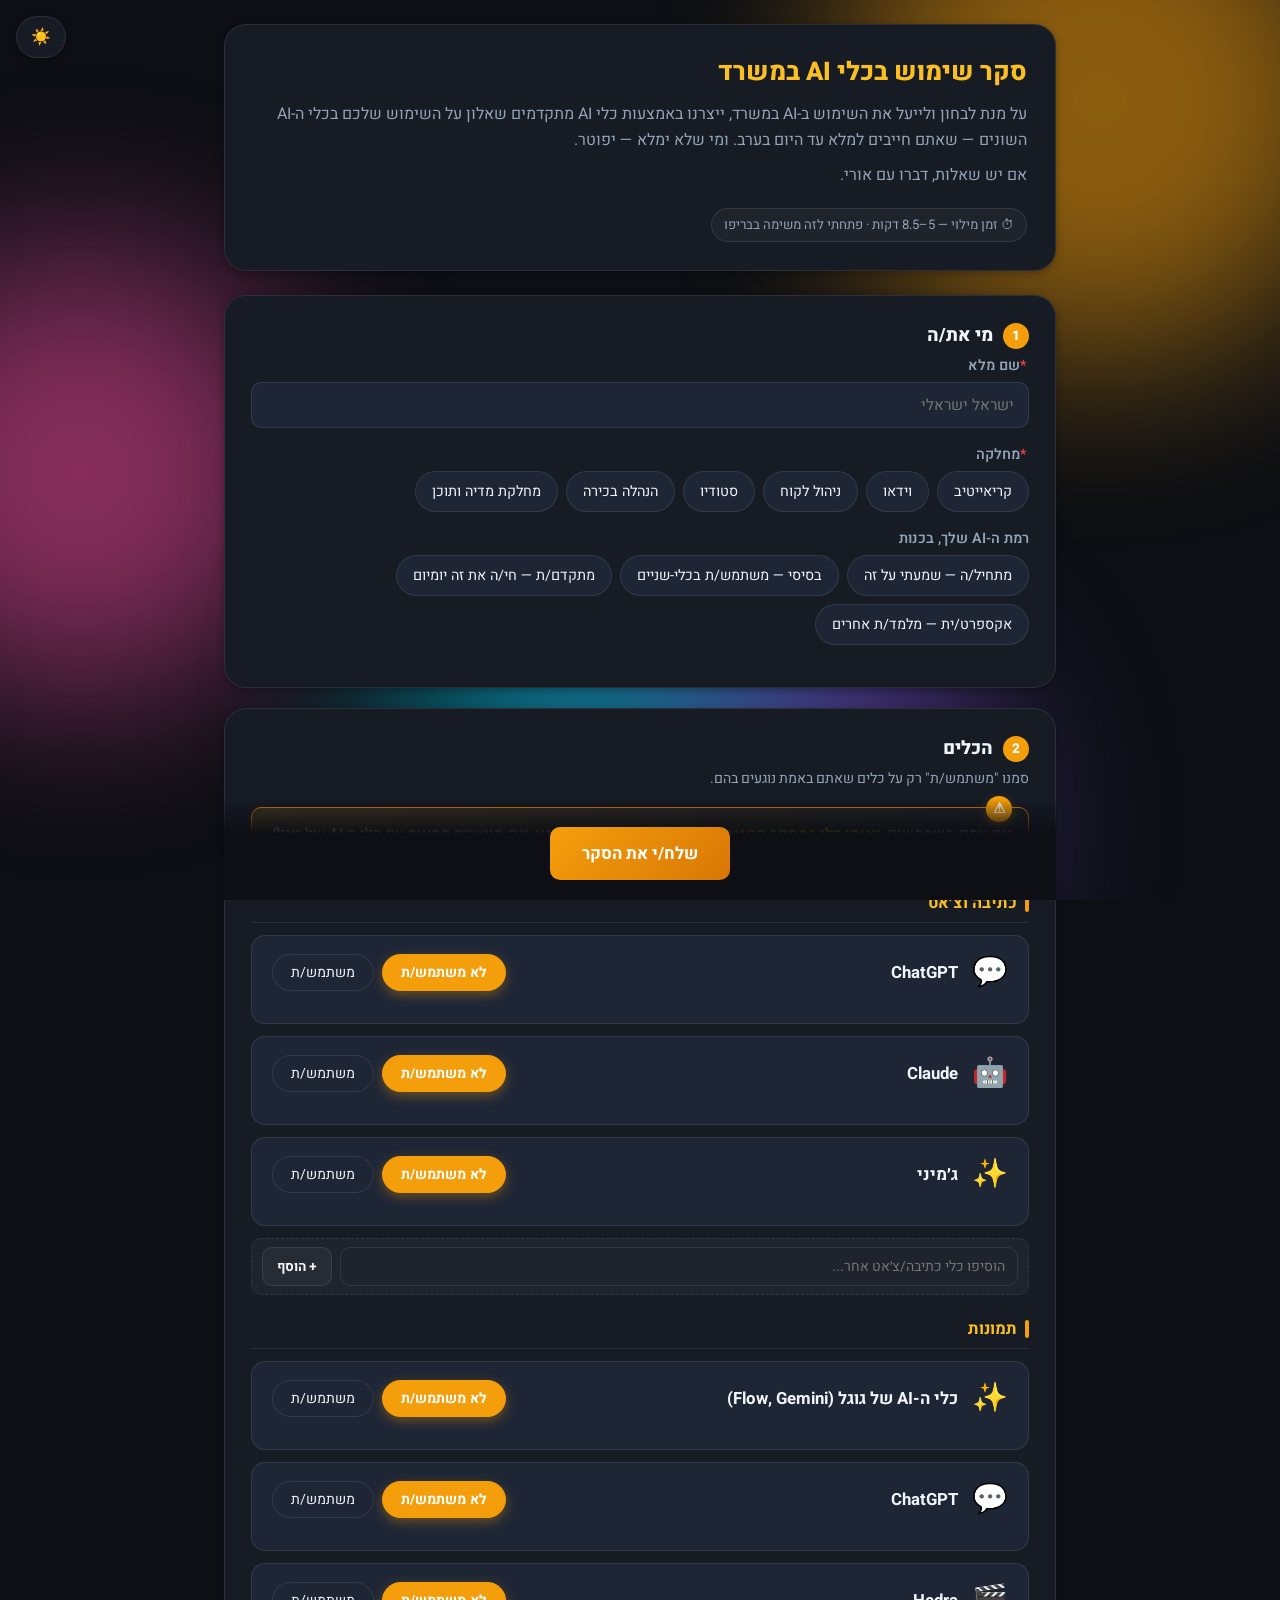
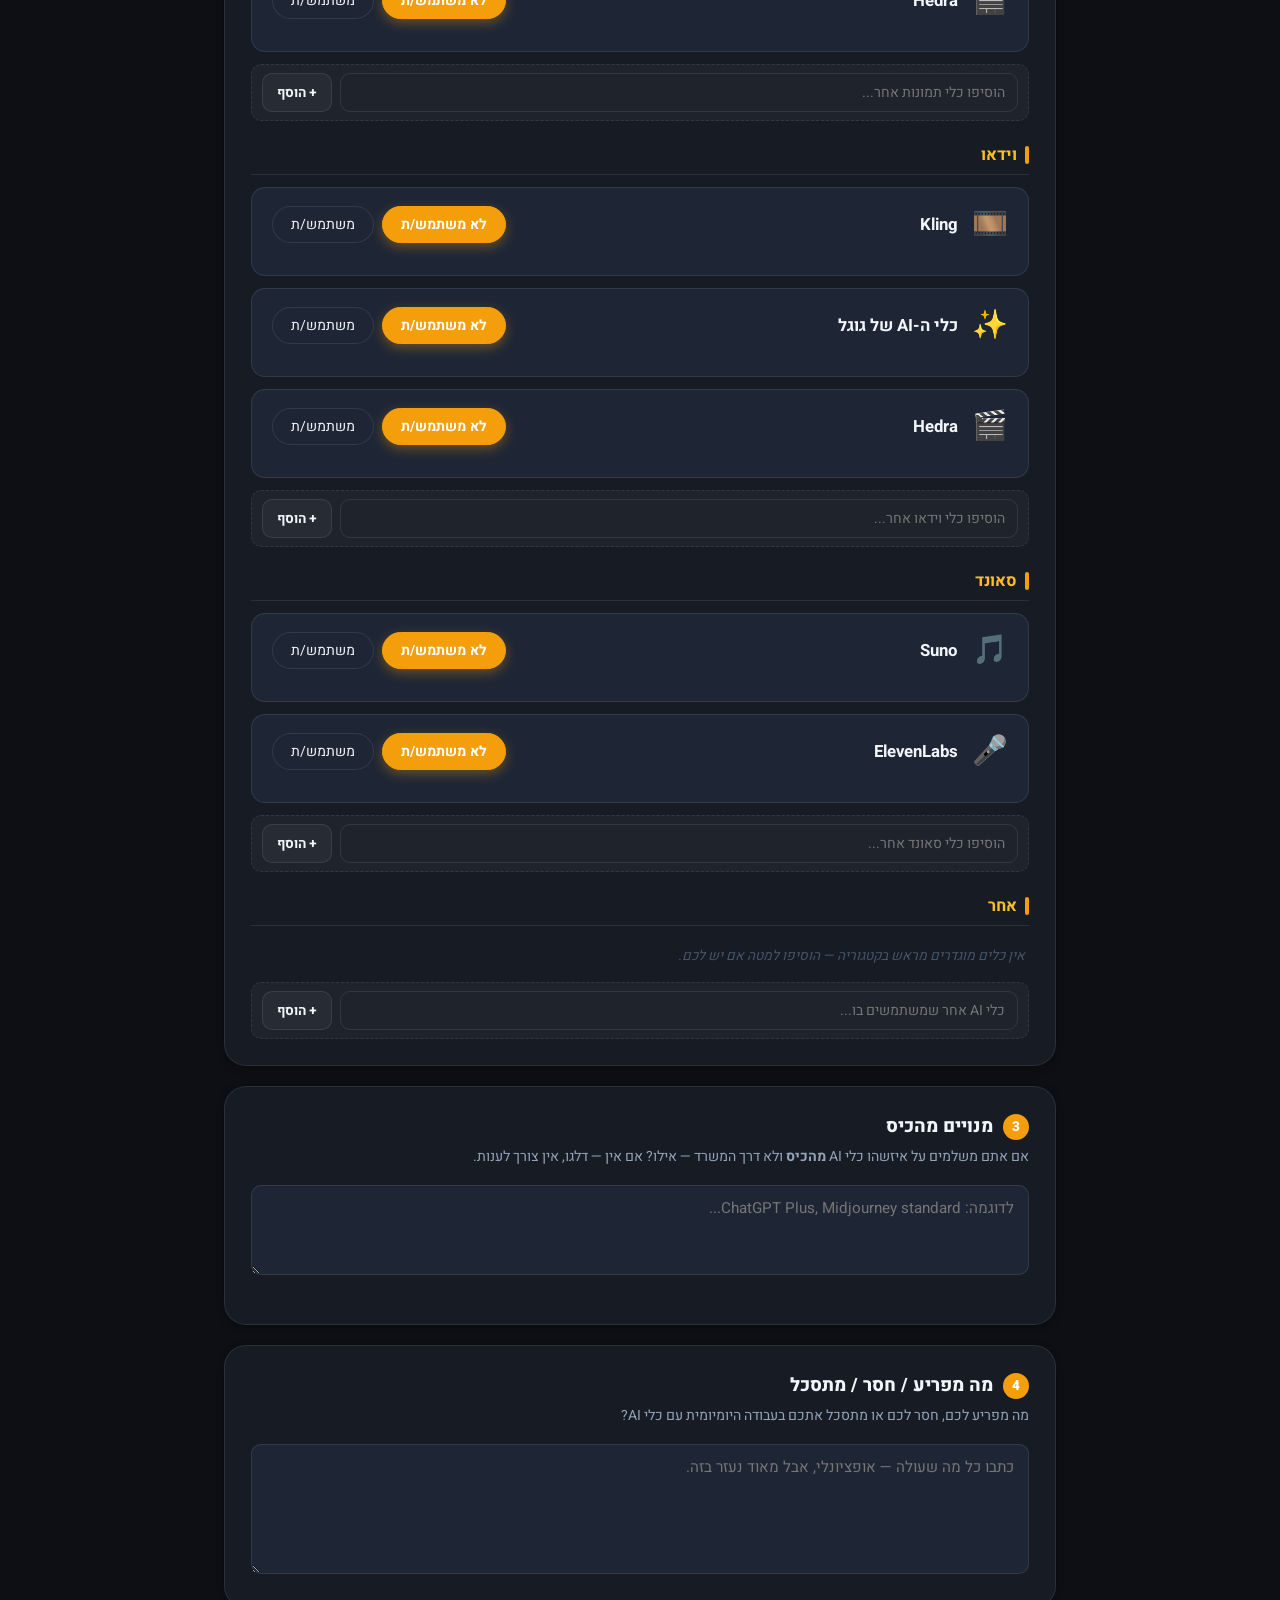
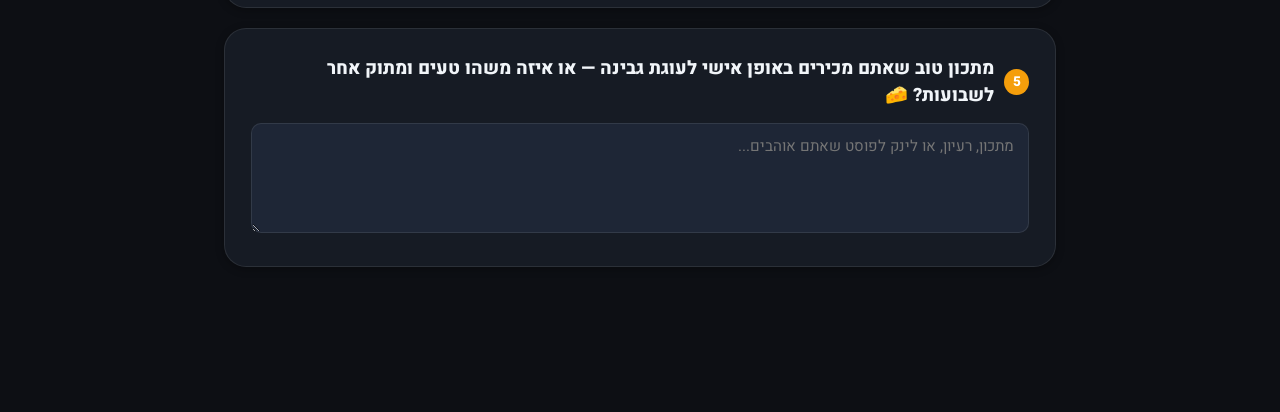
<file: index.html>
<!DOCTYPE html>
<html lang="he" dir="rtl">
<head>
<meta charset="UTF-8">
<meta name="viewport" content="width=device-width, initial-scale=1.0">
<meta name="theme-color" content="#0d0f14">
<title>סקר שימוש בכלי AI — ארבעים ושתיים</title>
<link rel="stylesheet" href="styles.css">
<script src="config.js"></script>
<script src="utils.js"></script>
</head>
<body>

<div class="loading-screen" id="loadingScreen">
  <div class="loading-spinner"></div>
  <div class="loading-progress" id="loadingProgress">טוען...</div>
</div>

<button class="theme-toggle floating" id="themeToggle" onclick="toggleTheme()">🌙</button>

<div id="mainContent">

  <div id="surveyContainer">

    <!-- Intro -->
    <div class="intro-card">
      <h1>סקר שימוש בכלי AI במשרד</h1>
      <p>על מנת לבחון ולייעל את השימוש ב-AI במשרד, ייצרנו באמצעות כלי AI מתקדמים שאלון על השימוש שלכם בכלי ה-AI השונים — שאתם חייבים למלא עד היום בערב. ומי שלא ימלא — יפוטר.</p>
      <p>אם יש שאלות, דברו עם אורי.</p>
      <div class="meta-row">⏱ זמן מילוי — 5–8.5 דקות · פתחתי לזה משימה בבריפו</div>
    </div>

    <!-- Section 1: Identity -->
    <div class="section">
      <div class="section-title"><span class="step">1</span> מי את/ה</div>

      <div class="form-group">
        <label class="form-label"><span class="required">*</span>שם מלא</label>
        <input type="text" class="form-input" id="fName" placeholder="ישראל ישראלי" autocomplete="name">
      </div>

      <div class="form-group">
        <label class="form-label"><span class="required">*</span>מחלקה</label>
        <div class="pill-group" id="deptPills"></div>
      </div>

      <div class="form-group">
        <label class="form-label">רמת ה-AI שלך, בכנות</label>
        <div class="pill-group" id="aiLevelPills"></div>
      </div>
    </div>

    <!-- Section 2: Tools -->
    <div class="section">
      <div class="section-title"><span class="step">2</span> הכלים</div>
      <div class="section-hint">
        סמנו "משתמש/ת" רק על כלים שאתם באמת נוגעים בהם.
      </div>
      <div class="callout">
        אם אתם משתמשים <strong>באותו כלי במספר קטגוריות</strong> (למשל מצ׳וטטים עם ג׳מיני, וגם מייצרים תמונות עם כלי ה-AI של גוגל) — צריך למלא אותו <strong>בכל קטגוריה רלוונטית בנפרד</strong>.
      </div>

      <div id="toolsList"></div>
    </div>

    <!-- Section 3: Payment -->
    <div class="section">
      <div class="section-title"><span class="step">3</span> מנויים מהכיס</div>
      <div class="section-hint">
        אם אתם משלמים על איזשהו כלי AI <strong>מהכיס</strong> ולא דרך המשרד — אילו? אם אין — דלגו, אין צורך לענות.
      </div>
      <div class="form-group">
        <textarea class="form-textarea" id="fPaidFromPocket" placeholder="לדוגמה: ChatGPT Plus, Midjourney standard..."></textarea>
      </div>
    </div>

    <!-- Section 4: Frustrations -->
    <div class="section">
      <div class="section-title"><span class="step">4</span> מה מפריע / חסר / מתסכל</div>
      <div class="section-hint">מה מפריע לכם, חסר לכם או מתסכל אתכם בעבודה היומיומית עם כלי AI?</div>
      <textarea class="form-textarea" id="fFrustrations" placeholder="כתבו כל מה שעולה — אופציונלי, אבל מאוד נעזר בזה." style="min-height:130px;"></textarea>
    </div>

    <!-- Section 5: Recipe (the fun one) -->
    <div class="section">
      <div class="section-title" style="margin-bottom:14px;">
        <span class="step">5</span>
        <span>מתכון טוב שאתם מכירים באופן אישי לעוגת גבינה — או איזה משהו טעים ומתוק אחר לשבועות? 🧀</span>
      </div>
      <textarea class="form-textarea" id="fRecipe" placeholder="מתכון, רעיון, או לינק לפוסט שאתם אוהבים..." style="min-height:110px;"></textarea>
    </div>

    <div class="submit-bar">
      <button class="btn btn-primary btn-large" id="submitBtn" onclick="submitSurvey()">
        שלח/י את הסקר
      </button>
    </div>
  </div>

  <!-- Success screen -->
  <div id="successContainer" style="display:none;">
    <div class="success-card">
      <div class="success-icon">✓</div>
      <h2>הסקר נשלח תודה!</h2>
      <p>תרצה שאסכם לך את זה כ-PDF או שאציע איך להפוך את זה לסרטון מגניב בשלושה צעדים פשוטים?</p>
    </div>
  </div>

</div>

<script>
initTheme();
warmupServer();

// ── Tool state: one entry per (tool, category) pair ───
// A tool can appear in multiple categories (e.g. ChatGPT in chat AND images).
// The user fills each one separately.
let toolsState = [];
CONFIG.CATEGORIES.forEach(cat => {
  (CONFIG.TOOLS_BY_CATEGORY[cat] || []).forEach(t => {
    toolsState.push({
      name: t.name,
      category: cat,
      emoji: t.emoji,
      is_custom: false,
      active: false,
      usage_level: 'never',
      effectiveness: 0,
      daily_output: 0
    });
  });
});

function isChatCategory(tool) {
  return tool.category === 'כתיבה וצ׳אט';
}

// ── Render pills (department + ai_level) ──────────────
function renderPills(containerId, options) {
  const el = document.getElementById(containerId);
  el.innerHTML = options.map((opt, i) => {
    const id = `${containerId}_${i}`;
    return `
      <input type="radio" name="${containerId}" id="${id}" class="pill-radio" value="${escapeHtml(opt)}">
      <label for="${id}" class="pill-label">${escapeHtml(opt)}</label>
    `;
  }).join('');
}
renderPills('deptPills', CONFIG.DEPARTMENTS);
renderPills('aiLevelPills', CONFIG.AI_LEVELS);

// ── Render tool cards, grouped by category ────────────
function renderTools() {
  const el = document.getElementById('toolsList');
  const indexed = toolsState.map((t, i) => ({ t, i }));

  el.innerHTML = CONFIG.CATEGORIES.map((cat, catIdx) => {
    const inCat = indexed.filter(({ t }) => t.category === cat);
    const placeholder = CONFIG.ADD_TOOL_PLACEHOLDER[cat] || 'הוסף כלי...';
    return `
      <div class="tool-category-section">
        <h3 class="category-heading">${escapeHtml(cat)}</h3>
        ${inCat.length
          ? inCat.map(({ t, i }) => renderToolCard(t, i)).join('')
          : `<div class="empty-cat-hint">אין כלים מוגדרים מראש בקטגוריה — הוסיפו למטה אם יש לכם.</div>`}
        <div class="add-tool-inline">
          <input type="text" class="form-input add-tool-input" id="addInput_${catIdx}"
                 placeholder="${escapeHtml(placeholder)}"
                 onkeydown="if(event.key==='Enter'){event.preventDefault();addCustomTool(${catIdx});}">
          <button type="button" class="btn btn-secondary" onclick="addCustomTool(${catIdx})">+ הוסף</button>
        </div>
      </div>
    `;
  }).join('');
}

function renderToolCard(t, i) {
  const hideOutput = isChatCategory(t);

  const ratingButtons = [1,2,3,4,5].map(n => `
    <button type="button" class="rating-btn ${t.effectiveness === n ? 'selected' : ''}"
            onclick="setEffectiveness(${i}, ${n})">${n}</button>
  `).join('');

  const ratingLabel = t.effectiveness
    ? escapeHtml(CONFIG.EFFECTIVENESS_LABELS[t.effectiveness] || '')
    : '';

  const usageOptions = CONFIG.USAGE_LEVELS.filter(u => u.value !== 'never').map(u => `
    <input type="radio" name="usage_${i}" id="usage_${i}_${u.value}" class="pill-radio"
           value="${u.value}" ${t.usage_level === u.value ? 'checked' : ''}
           onchange="setUsage(${i}, '${u.value}')">
    <label for="usage_${i}_${u.value}" class="pill-label">${escapeHtml(u.label)}</label>
  `).join('');

  const customRemove = t.is_custom
    ? `<button type="button" class="tool-remove" onclick="removeCustomTool(${i})">✕ הסר</button>`
    : '';

  const outputField = hideOutput ? '' : `
    <div class="tool-field">
      <div class="tool-field-label">כמות תוצרים ממוצעת ביום פעיל (כולל ניסיונות וזבל)</div>
      <input type="number" class="form-input" min="0" step="1" style="max-width:200px;"
             value="${t.daily_output || ''}"
             placeholder="מספר"
             onchange="setDailyOutput(${i}, this.value)">
    </div>
  `;

  return `
    <div class="tool-card ${t.active ? 'active' : ''}" id="tool_${i}">
      <div class="tool-header">
        <div class="tool-emoji">${t.emoji || '🛠️'}</div>
        <div class="tool-name-wrap">
          <div class="tool-name">${escapeHtml(t.name)}</div>
        </div>
        ${customRemove}
        <div class="use-toggle">
          <input type="radio" name="use_${i}" id="use_${i}_no" class="pill-radio"
                 ${!t.active ? 'checked' : ''} onchange="setActive(${i}, false)">
          <label for="use_${i}_no" class="pill-label">לא משתמש/ת</label>
          <input type="radio" name="use_${i}" id="use_${i}_yes" class="pill-radio"
                 ${t.active ? 'checked' : ''} onchange="setActive(${i}, true)">
          <label for="use_${i}_yes" class="pill-label">משתמש/ת</label>
        </div>
      </div>

      <div class="tool-body">
        <div class="tool-field">
          <div class="tool-field-label">תדירות השימוש</div>
          <div class="pill-group">${usageOptions}</div>
        </div>

        <div class="tool-field">
          <div class="tool-field-label">עד כמה הוא יעיל בעיניך? (1 = חלש, 5 = אי אפשר בלי)</div>
          <div class="rating">
            ${ratingButtons}
            <span class="rating-label" id="rating_label_${i}">${ratingLabel}</span>
          </div>
        </div>

        ${outputField}
      </div>
    </div>
  `;
}

renderTools();

// ── Tool state setters ─────────────────────────────────
function setActive(i, active) {
  toolsState[i].active = active;
  if (!active) {
    toolsState[i].usage_level = 'never';
    toolsState[i].effectiveness = 0;
    toolsState[i].daily_output = 0;
  } else if (toolsState[i].usage_level === 'never') {
    toolsState[i].usage_level = 'weekly';
  }
  document.getElementById('tool_' + i).outerHTML = renderToolCard(toolsState[i], i);
}

function setUsage(i, value) {
  toolsState[i].usage_level = value;
}

function setEffectiveness(i, n) {
  toolsState[i].effectiveness = n;
  const card = document.getElementById('tool_' + i);
  card.querySelectorAll('.rating-btn').forEach((b, idx) => {
    b.classList.toggle('selected', idx + 1 === n);
  });
  const lbl = document.getElementById('rating_label_' + i);
  if (lbl) lbl.textContent = CONFIG.EFFECTIVENESS_LABELS[n] || '';
}

function setDailyOutput(i, value) {
  toolsState[i].daily_output = parseInt(value) || 0;
}

// ── Custom tool ────────────────────────────────────────
function addCustomTool(catIdx) {
  const category = CONFIG.CATEGORIES[catIdx];
  const input = document.getElementById('addInput_' + catIdx);
  const name = input.value.trim();
  if (!name) return;
  if (toolsState.some(t => t.category === category &&
      t.name.toLowerCase() === name.toLowerCase())) {
    showToast('הכלי כבר קיים בקטגוריה הזו', 'warning');
    return;
  }
  toolsState.push({
    name,
    category,
    emoji: '🛠️',
    is_custom: true,
    active: true,
    usage_level: 'weekly',
    effectiveness: 0,
    daily_output: 0
  });
  input.value = '';
  renderTools();
  setTimeout(() => {
    const all = document.querySelectorAll(`.tool-category-section`);
    const target = all[catIdx];
    if (target) {
      const cards = target.querySelectorAll('.tool-card');
      const last = cards[cards.length - 1];
      if (last) last.scrollIntoView({ behavior: 'smooth', block: 'center' });
    }
  }, 50);
}

function removeCustomTool(i) {
  toolsState.splice(i, 1);
  renderTools();
}

// ── Submit ─────────────────────────────────────────────
async function submitSurvey() {
  const name = document.getElementById('fName').value.trim();
  const department = document.querySelector('input[name="deptPills"]:checked')?.value || '';

  if (!name) {
    showToast('יש למלא שם', 'error');
    document.getElementById('fName').focus();
    return;
  }
  if (!department) {
    showToast('יש לבחור מחלקה', 'error');
    return;
  }

  const incomplete = toolsState.find(t => t.active && (!t.effectiveness || !t.usage_level || t.usage_level === 'never'));
  if (incomplete) {
    showToast(`חסרים פרטים עבור ${incomplete.name} (${incomplete.category}): דירוג ותדירות`, 'error');
    return;
  }

  const aiLevel        = document.querySelector('input[name="aiLevelPills"]:checked')?.value || '';
  const paidFromPocket = document.getElementById('fPaidFromPocket').value.trim();
  const frustrations   = document.getElementById('fFrustrations').value.trim();
  const recipe         = document.getElementById('fRecipe').value.trim();

  const btn = document.getElementById('submitBtn');
  btn.disabled = true;
  btn.textContent = 'שולח...';

  try {
    const res = await apiCall('submitSurvey', {
      name,
      department,
      ai_level: aiLevel,
      paid_from_pocket: paidFromPocket,
      frustrations,
      recipe,
      tools: JSON.stringify(toolsState.map(t => ({
        name: t.name,
        category: t.category,
        is_custom: t.is_custom,
        usage_level: t.active ? t.usage_level : 'never',
        effectiveness: t.active ? t.effectiveness : 0,
        daily_output: t.active ? t.daily_output : 0
      })))
    });

    if (!res.success) throw new Error(res.message || 'שגיאה לא ידועה');

    document.getElementById('surveyContainer').style.display = 'none';
    document.getElementById('successContainer').style.display = 'block';
    window.scrollTo({ top: 0, behavior: 'smooth' });
  } catch (e) {
    showToast('שגיאה: ' + e.message, 'error', 5000);
    btn.disabled = false;
    btn.textContent = 'שלח/י את הסקר';
  }
}

hideLoadingScreen();
</script>

</body>
</html>
</file>
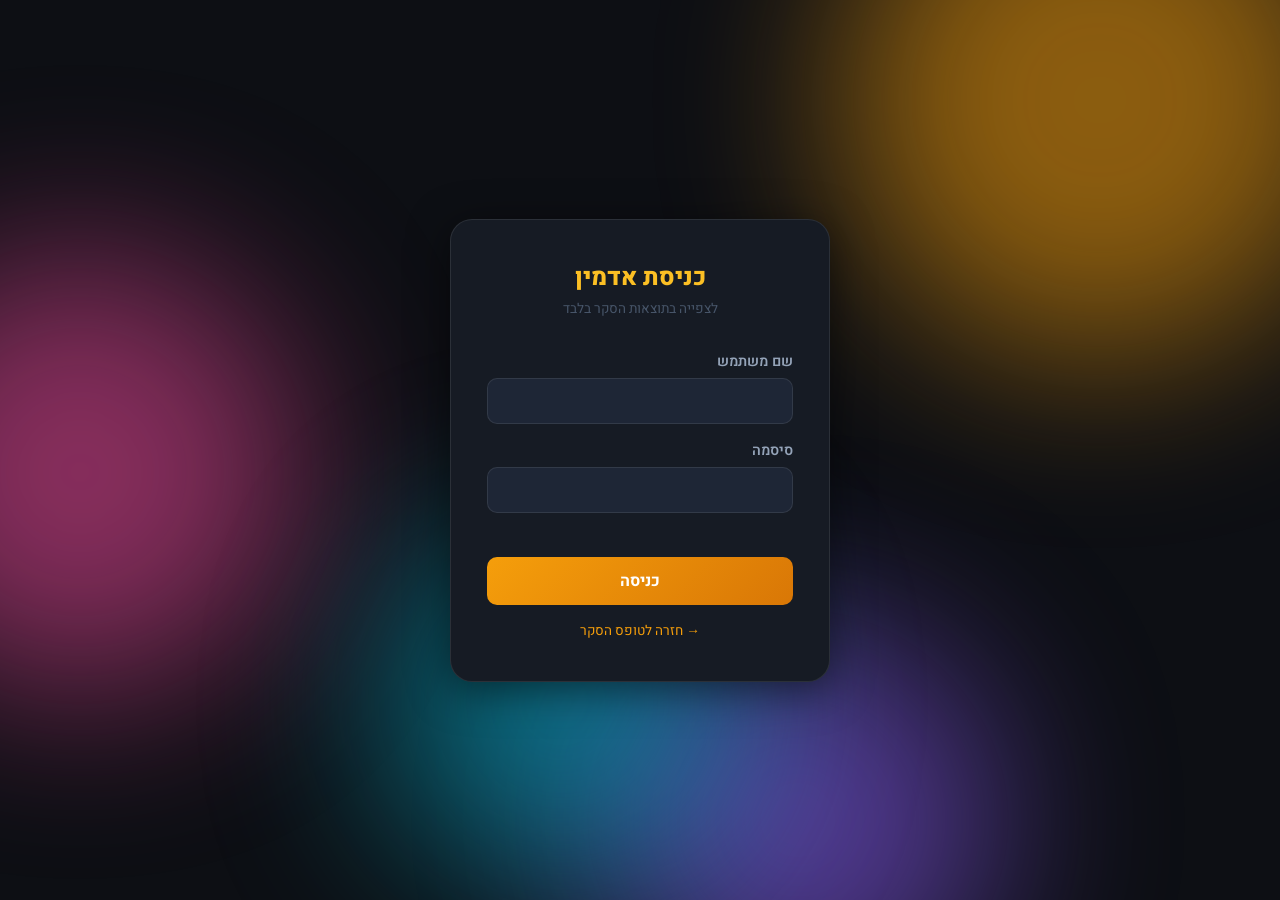
<file: admin.html>
<!DOCTYPE html>
<html lang="he" dir="rtl">
<head>
<meta charset="UTF-8">
<meta name="viewport" content="width=device-width, initial-scale=1.0">
<meta name="theme-color" content="#0d0f14">
<title>סקר AI — דאשבורד אדמין</title>
<link rel="stylesheet" href="styles.css">
<script src="config.js"></script>
<script src="utils.js"></script>
</head>
<body>

<div class="loading-screen" id="loadingScreen">
  <div class="loading-spinner"></div>
  <div class="loading-progress" id="loadingProgress">טוען תשובות...</div>
</div>

<div id="mainContent" class="wide">

  <header class="app-header">
    <div>
      <div class="app-title">דאשבורד אדמין</div>
      <div class="app-subtitle">תוצאות סקר שימוש בכלי AI · ארבעים ושתיים</div>
    </div>
    <div class="header-actions">
      <a class="btn btn-ghost" href="javascript:loadData()">🔄 רענן</a>
      <a class="btn btn-ghost" href="javascript:exportCsv()">⬇ ייצוא CSV</a>
      <a class="btn btn-ghost" id="sheetLink" target="_blank">📊 פתח גיליון</a>
      <a class="btn btn-ghost" href="javascript:logout()">יציאה</a>
      <button class="theme-toggle" id="themeToggle" onclick="toggleTheme()">🌙</button>
    </div>
  </header>

  <div class="stats-grid" id="statsGrid"></div>

  <div class="tabs">
    <button class="tab active" data-tab="tools" onclick="switchTab('tools')">כלים — סיכום</button>
    <button class="tab" data-tab="responses" onclick="switchTab('responses')">תשובות פרטניות</button>
    <button class="tab" data-tab="frustrations" onclick="switchTab('frustrations')">תסכולים ותשלומים</button>
    <button class="tab" data-tab="recipes" onclick="switchTab('recipes')">מתכונים 🧀</button>
  </div>

  <!-- Tab: tools summary -->
  <div class="tab-panel" id="panel-tools">
    <div class="section">
      <h3 style="margin-bottom:14px;">סיכום לפי כלי × קטגוריה</h3>
      <div style="overflow-x:auto;">
        <table class="tool-stats-table" id="toolStatsTable"></table>
      </div>
    </div>
  </div>

  <!-- Tab: responses -->
  <div class="tab-panel" id="panel-responses" style="display:none;">
    <div class="section">
      <div style="display:flex; gap:12px; align-items:center; margin-bottom:14px; flex-wrap:wrap;">
        <h3 style="margin:0;">תשובות פרטניות</h3>
        <input type="text" class="form-input" id="searchInput" placeholder="חיפוש לפי שם/מחלקה..."
               style="max-width:320px;" oninput="renderResponses()">
      </div>
      <div id="responsesList"></div>
    </div>
  </div>

  <!-- Tab: frustrations + payments -->
  <div class="tab-panel" id="panel-frustrations" style="display:none;">
    <div class="section">
      <h3 style="margin-bottom:14px;">תסכולים — מה מפריע / חסר / מתסכל</h3>
      <div id="frustrationsList"></div>
    </div>
    <div class="section" style="margin-top:18px;">
      <h3 style="margin-bottom:14px;">מנויים מהכיס — מה משלמים מעצמם</h3>
      <div id="paymentsList"></div>
    </div>
  </div>

  <!-- Tab: recipes (the fun one) -->
  <div class="tab-panel" id="panel-recipes" style="display:none;">
    <div class="section">
      <h3 style="margin-bottom:14px;">מתכונים לשבועות 🧀</h3>
      <div id="recipesList"></div>
    </div>
  </div>

</div>

<script>
requireAuth();
initTheme();
if (CONFIG.SHEETS_URL && !CONFIG.SHEETS_URL.includes('PASTE_')) {
  document.getElementById('sheetLink').href = CONFIG.SHEETS_URL;
} else {
  document.getElementById('sheetLink').style.display = 'none';
}
warmupServer();

let DATA = { responses: [], tools: [] };

const USAGE_WEIGHTS = { never: 0, rarely: 1, weekly: 2, daily: 3, heavy: 4 };
const USAGE_HEBREW  = { never: 'לא משתמש', rarely: 'נדיר', weekly: 'שבועי', daily: 'יומי', heavy: 'כבד' };

async function loadData() {
  updateLoadingProgress('טוען תשובות...');
  try {
    const res = await apiCall('getAllResponses');
    if (!res.success) throw new Error(res.message || 'שגיאה');
    DATA = res;
    renderAll();
  } catch (e) {
    showToast('שגיאה בטעינה: ' + e.message, 'error', 6000);
  } finally {
    hideLoadingScreen();
  }
}

function renderAll() {
  renderStats();
  renderToolStats();
  renderResponses();
  renderFrustrations();
  renderPayments();
  renderRecipes();
}

// ── Top KPIs ───────────────────────────────────────────
function renderStats() {
  const totalResponses = DATA.responses.length;
  const activeUses = DATA.tools.filter(t => USAGE_WEIGHTS[t.usage_level] > 0);
  const uniqueToolCat = new Set(activeUses.map(t => t.tool_name + '|' + t.category)).size;
  const paidFromPocketCount = DATA.responses.filter(r => {
    const v = (r.paid_from_pocket || '').toLowerCase().trim();
    return v && v !== 'אין' && v !== 'none' && v !== 'לא' && v !== '-';
  }).length;
  const recipesCount = DATA.responses.filter(r => r.recipe && r.recipe.trim()).length;

  const cards = [
    { label: 'תשובות', value: totalResponses, sub: 'סך הכל' },
    { label: 'כלי × קטגוריה', value: uniqueToolCat, sub: 'שילובים ייחודיים בשימוש' },
    { label: 'מנויים מהכיס', value: paidFromPocketCount, sub: 'עובדים שמשלמים מעצמם' },
    { label: 'מתכונים', value: recipesCount, sub: 'שותפו מתכונים לשבועות' },
  ];

  document.getElementById('statsGrid').innerHTML = cards.map(c => `
    <div class="stat-card">
      <div class="stat-label">${c.label}</div>
      <div class="stat-value">${c.value}</div>
      <div class="stat-sub">${c.sub}</div>
    </div>
  `).join('');
}

// ── Tool stats table — aggregated by (tool_name × category) ──
function renderToolStats() {
  const agg = {};
  DATA.tools.forEach(t => {
    const active = USAGE_WEIGHTS[t.usage_level] > 0;
    const key = t.tool_name + '||' + t.category;
    if (!agg[key]) {
      agg[key] = {
        name: t.tool_name,
        category: t.category,
        is_custom: t.is_custom,
        users: 0, total: 0,
        eff_sum: 0, eff_count: 0,
        output_sum: 0, output_count: 0,
        usage_distribution: { rarely:0, weekly:0, daily:0, heavy:0 }
      };
    }
    const a = agg[key];
    a.total++;
    if (active) {
      a.users++;
      a.usage_distribution[t.usage_level] = (a.usage_distribution[t.usage_level] || 0) + 1;
      if (t.effectiveness) { a.eff_sum += t.effectiveness; a.eff_count++; }
      if (t.daily_output)  { a.output_sum += t.daily_output; a.output_count++; }
    }
  });

  const totalRespondents = DATA.responses.length || 1;
  const categoryOrder = ['כתיבה וצ׳אט', 'תמונות', 'וידאו', 'סאונד', 'אחר'];
  const list = Object.values(agg).sort((a, b) => {
    const ca = categoryOrder.indexOf(a.category);
    const cb = categoryOrder.indexOf(b.category);
    if (ca !== cb) return ca - cb;
    return b.users - a.users;
  });

  const maxUsers = Math.max(1, ...list.map(t => t.users));

  let html = `
    <thead>
      <tr>
        <th>קטגוריה</th>
        <th>כלי</th>
        <th>משתמשים</th>
        <th>אחוז מהמשרד</th>
        <th>יעילות ממוצעת</th>
        <th>תוצרים/יום ממוצע</th>
        <th>פילוח תדירות</th>
      </tr>
    </thead>
    <tbody>
  `;
  list.forEach(t => {
    const pct = totalRespondents ? Math.round(t.users / totalRespondents * 100) : 0;
    const avgEff = t.eff_count ? (t.eff_sum / t.eff_count).toFixed(1) : '—';
    const avgOutput = t.output_count ? Math.round(t.output_sum / t.output_count) : '—';
    const barWidth = Math.round(t.users / maxUsers * 100);
    const dist = ['heavy', 'daily', 'weekly', 'rarely']
      .filter(k => t.usage_distribution[k])
      .map(k => `<span class="tag">${USAGE_HEBREW[k]}: ${t.usage_distribution[k]}</span>`)
      .join('') || '—';
    const star = t.eff_count ? '⭐' : '';
    const customTag = t.is_custom ? ' <span class="tag accent">מותאם</span>' : '';
    html += `
      <tr>
        <td><span class="tag">${escapeHtml(t.category || '—')}</span></td>
        <td><strong>${escapeHtml(t.name)}</strong>${customTag}</td>
        <td>${t.users}</td>
        <td>${pct}% <span class="bar" style="width:${barWidth}px;"></span></td>
        <td>${avgEff} ${star}</td>
        <td>${avgOutput}</td>
        <td>${dist}</td>
      </tr>
    `;
  });
  html += '</tbody>';
  document.getElementById('toolStatsTable').innerHTML = html;
}

// ── Individual responses ───────────────────────────────
function renderResponses() {
  const search = (document.getElementById('searchInput')?.value || '').toLowerCase();
  const list = DATA.responses.filter(r =>
    !search ||
    (r.name + ' ' + r.department + ' ' + r.ai_level).toLowerCase().includes(search)
  );

  if (!list.length) {
    document.getElementById('responsesList').innerHTML =
      '<p style="color:var(--text-muted);">אין תשובות.</p>';
    return;
  }

  document.getElementById('responsesList').innerHTML = list.map(r => {
    const myTools = DATA.tools
      .filter(t => t.response_id === r.id && USAGE_WEIGHTS[t.usage_level] > 0)
      .sort((a, b) => USAGE_WEIGHTS[b.usage_level] - USAGE_WEIGHTS[a.usage_level]);
    const toolTags = myTools.map(t =>
      `<span class="tag accent">${escapeHtml(t.tool_name)} (${escapeHtml(t.category)}) · ${USAGE_HEBREW[t.usage_level] || ''} · ★${t.effectiveness}</span>`
    ).join('');

    return `
      <div class="response-row">
        <div class="response-head">
          <div>
            <div class="response-name">${escapeHtml(r.name)} <span style="color:var(--text-muted);font-weight:400;">— ${escapeHtml(r.department || '—')}</span></div>
            <div class="response-meta">רמת AI: ${escapeHtml(r.ai_level || '—')} · ${escapeHtml(r.timestamp)}</div>
          </div>
          <button class="btn-delete-response" data-id="${escapeHtml(r.id)}" data-name="${escapeHtml(r.name)}"
                  onclick="handleDeleteClick(this)" title="מחק תשובה">🗑 מחק</button>
        </div>
        <div class="response-detail" style="margin-top:8px;">
          <strong>כלים פעילים:</strong> ${toolTags || '<span style="color:var(--text-muted);">לא סומנו</span>'}
        </div>
        ${r.paid_from_pocket ? `<div class="response-detail" style="margin-top:6px;"><strong>מהכיס:</strong> ${escapeHtml(r.paid_from_pocket)}</div>` : ''}
        ${r.frustrations ? `<div class="response-detail" style="margin-top:6px;white-space:pre-wrap;"><strong>תסכולים:</strong> ${escapeHtml(r.frustrations)}</div>` : ''}
        ${r.recipe ? `<div class="response-detail" style="margin-top:6px;white-space:pre-wrap;"><strong>מתכון:</strong> ${escapeHtml(r.recipe)}</div>` : ''}
      </div>
    `;
  }).join('');
}

// ── Delete response ───────────────────────────────────
async function handleDeleteClick(btn) {
  const id   = btn.dataset.id;
  const name = btn.dataset.name;
  if (!id) return;
  if (!confirm(`למחוק את התשובה של ${name}?\nזה ימחק גם את כל הכלים שסומנו על ידם.`)) return;

  const originalText = btn.textContent;
  btn.disabled = true;
  btn.textContent = 'מוחק...';

  try {
    const res = await apiCall('deleteResponse', { id });
    if (!res.success) throw new Error(res.message || 'שגיאה');
    // Update local state and re-render
    DATA.responses = DATA.responses.filter(r => r.id !== id);
    DATA.tools     = DATA.tools.filter(t => t.response_id !== id);
    renderAll();
    showToast(`התשובה של ${name} נמחקה`, 'success');
  } catch (e) {
    showToast('שגיאה במחיקה: ' + e.message, 'error', 5000);
    btn.disabled = false;
    btn.textContent = originalText;
  }
}

// ── Frustrations ───────────────────────────────────────
function renderFrustrations() {
  const list = DATA.responses
    .filter(r => r.frustrations && r.frustrations.trim())
    .map(r => `
      <div class="response-row">
        <div class="response-name">${escapeHtml(r.name)} <span style="color:var(--text-muted);font-weight:400;">— ${escapeHtml(r.department || '—')}</span></div>
        <div class="response-detail" style="white-space:pre-wrap;">${escapeHtml(r.frustrations)}</div>
      </div>
    `).join('');
  document.getElementById('frustrationsList').innerHTML = list || '<p style="color:var(--text-muted);">אין תסכולים שדווחו.</p>';
}

function renderPayments() {
  const list = DATA.responses
    .filter(r => {
      const v = (r.paid_from_pocket || '').toLowerCase().trim();
      return v && v !== 'אין' && v !== 'none' && v !== 'לא' && v !== '-';
    })
    .map(r => `
      <div class="response-row">
        <div class="response-name">${escapeHtml(r.name)} <span style="color:var(--text-muted);font-weight:400;">— ${escapeHtml(r.department || '—')}</span></div>
        <div class="response-detail">${escapeHtml(r.paid_from_pocket)}</div>
      </div>
    `).join('');
  document.getElementById('paymentsList').innerHTML = list || '<p style="color:var(--text-muted);">לא צוין שאף אחד משלם מהכיס.</p>';
}

// ── Recipes 🧀 ────────────────────────────────────────
function renderRecipes() {
  const list = DATA.responses
    .filter(r => r.recipe && r.recipe.trim())
    .map(r => `
      <div class="response-row">
        <div class="response-name">${escapeHtml(r.name)} <span style="color:var(--text-muted);font-weight:400;">— ${escapeHtml(r.department || '—')}</span></div>
        <div class="response-detail" style="white-space:pre-wrap;">${escapeHtml(r.recipe)}</div>
      </div>
    `).join('');
  document.getElementById('recipesList').innerHTML = list || '<p style="color:var(--text-muted);">עדיין אין מתכונים. רעבים.</p>';
}

// ── Tabs ───────────────────────────────────────────────
function switchTab(name) {
  document.querySelectorAll('.tab').forEach(t => t.classList.toggle('active', t.dataset.tab === name));
  document.querySelectorAll('.tab-panel').forEach(p => {
    p.style.display = p.id === 'panel-' + name ? 'block' : 'none';
  });
}

// ── CSV export ─────────────────────────────────────────
function exportCsv() {
  // Build unique (tool_name × category) columns from the data
  const toolCatPairs = Array.from(new Set(
    DATA.tools.map(t => t.tool_name + '||' + t.category)
  )).map(s => {
    const [name, cat] = s.split('||');
    return { name, category: cat };
  });

  const headers = ['timestamp', 'name', 'department', 'ai_level',
    'paid_from_pocket', 'frustrations', 'recipe'];
  toolCatPairs.forEach(tc => {
    const label = `${tc.name}__${tc.category}`;
    headers.push(label + '__usage', label + '__effectiveness', label + '__output');
  });

  const lines = [headers.join(',')];
  DATA.responses.forEach(r => {
    const row = [r.timestamp, r.name, r.department, r.ai_level,
      r.paid_from_pocket, r.frustrations, r.recipe];
    toolCatPairs.forEach(tc => {
      const t = DATA.tools.find(x =>
        x.response_id === r.id && x.tool_name === tc.name && x.category === tc.category);
      row.push(t ? t.usage_level : '');
      row.push(t ? (t.effectiveness || '') : '');
      row.push(t ? (t.daily_output || '') : '');
    });
    lines.push(row.map(csvEscape).join(','));
  });

  const csv = '﻿' + lines.join('\n'); // BOM for Excel Hebrew
  const blob = new Blob([csv], { type: 'text/csv;charset=utf-8' });
  const url = URL.createObjectURL(blob);
  const a = document.createElement('a');
  a.href = url;
  a.download = `ai-survey-${new Date().toISOString().slice(0,10)}.csv`;
  a.click();
  URL.revokeObjectURL(url);
}

function csvEscape(v) {
  if (v === null || v === undefined) return '';
  const s = String(v);
  if (/[",\n]/.test(s)) return '"' + s.replace(/"/g, '""') + '"';
  return s;
}

loadData();
</script>

</body>
</html>
</file>
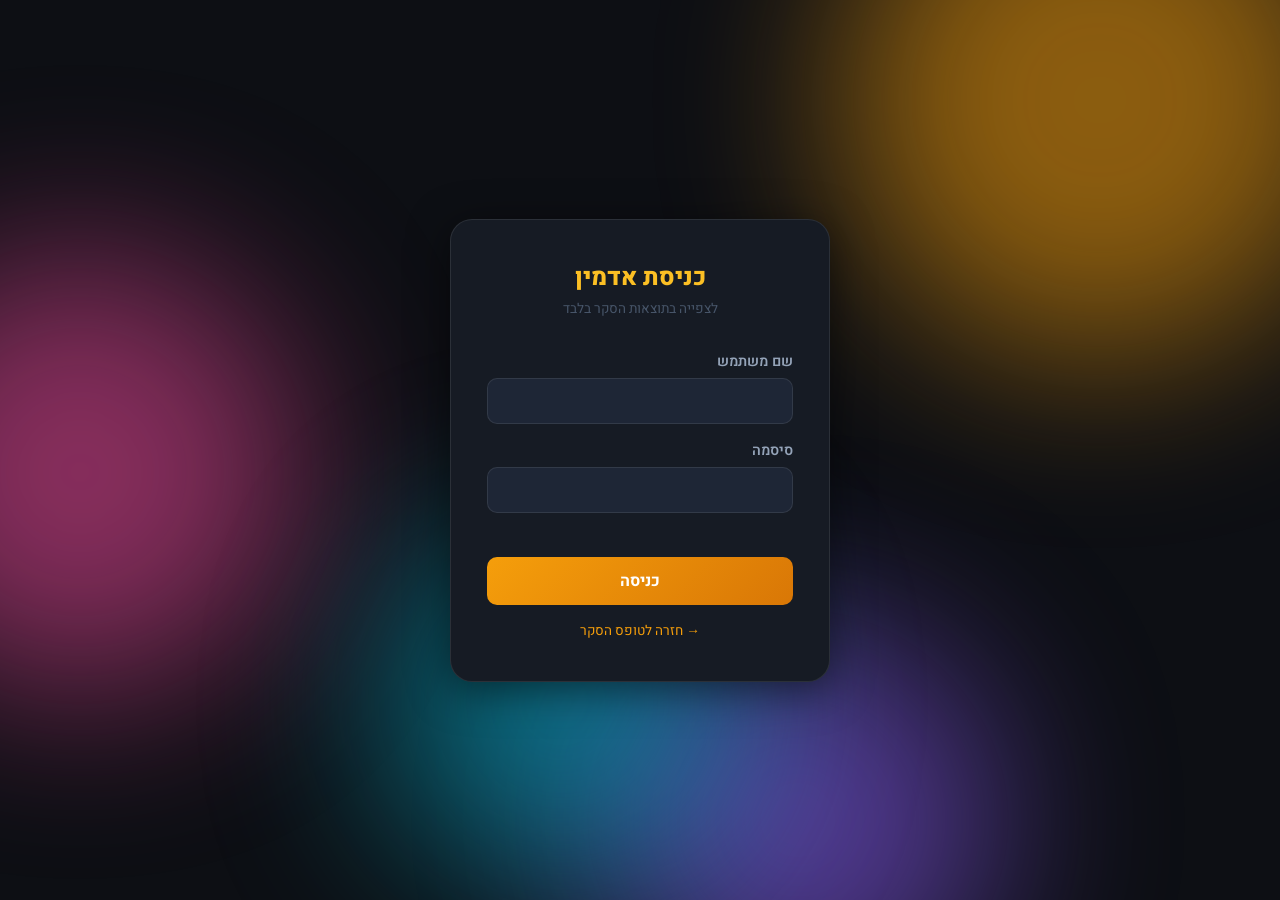
<file: login.html>
<!DOCTYPE html>
<html lang="he" dir="rtl">
<head>
<meta charset="UTF-8">
<meta name="viewport" content="width=device-width, initial-scale=1.0">
<meta name="theme-color" content="#0d0f14">
<title>סקר AI — כניסת אדמין</title>
<link rel="stylesheet" href="styles.css">
<script src="config.js"></script>
<script src="utils.js"></script>
<style>
  .login-wrap {
    min-height: 100vh;
    display: flex; align-items: center; justify-content: center;
    padding: 24px;
  }
  .login-card {
    background: var(--bg-surface);
    border: 1px solid var(--glass-border);
    border-radius: var(--radius-xl);
    padding: 40px 36px;
    width: 100%; max-width: 380px;
    box-shadow: var(--shadow-lg);
  }
  .login-title {
    text-align: center;
    font-size: 1.5rem; font-weight: 800; color: var(--accent-bright);
    margin-bottom: 4px;
  }
  .login-sub {
    text-align: center;
    font-size: 0.85rem; color: var(--text-muted);
    margin-bottom: 32px;
  }
  .login-error {
    color: var(--danger); font-size: 0.85rem;
    text-align: center; min-height: 20px; margin-bottom: 8px;
  }
  .login-btn { width: 100%; padding: 12px; font-size: 1rem; font-weight: 700; }
  .back-link { text-align: center; margin-top: 16px; font-size: 0.85rem; }
</style>
</head>
<body>

<div class="login-wrap">
  <div class="login-card">
    <div class="login-title">כניסת אדמין</div>
    <div class="login-sub">לצפייה בתוצאות הסקר בלבד</div>

    <div class="form-group">
      <label class="form-label">שם משתמש</label>
      <input type="text" id="loginUser" class="form-input" autocomplete="username"
             onkeydown="if(event.key==='Enter') document.getElementById('loginPass').focus()">
    </div>

    <div class="form-group">
      <label class="form-label">סיסמה</label>
      <input type="password" id="loginPass" class="form-input" autocomplete="current-password"
             onkeydown="if(event.key==='Enter') submitLogin()">
    </div>

    <div class="login-error" id="loginError"></div>
    <button class="btn btn-primary login-btn" onclick="submitLogin()">כניסה</button>

    <div class="back-link">
      <a href="index.html">→ חזרה לטופס הסקר</a>
    </div>
  </div>
</div>

<script>
initTheme();
warmupServer();

if (getAuthSession()) {
  window.location.href = 'admin.html';
}

async function submitLogin() {
  const username = document.getElementById('loginUser').value.trim();
  const password = document.getElementById('loginPass').value;
  const err = document.getElementById('loginError');
  err.textContent = '';

  if (!username || !password) {
    err.textContent = 'יש להזין שם משתמש וסיסמה';
    return;
  }

  try {
    const res = await apiCall('validateCredentials', { username, password });
    if (res.success) {
      setAuthSession(username);
      window.location.href = 'admin.html';
    } else {
      err.textContent = res.message || 'פרטי כניסה שגויים';
    }
  } catch (e) {
    err.textContent = 'שגיאת חיבור: ' + e.message;
  }
}
</script>

</body>
</html>
</file>
<file: styles.css>
/* ============================================================
   AI Tools Survey — Design System
   Dark + Light mode | RTL Hebrew
   ============================================================ */

@import url('https://fonts.googleapis.com/css2?family=Heebo:wght@300;400;500;600;700;800;900&display=swap');

/* ── Tokens — Dark (default) ────────────────────────────── */
:root {
  --bg-base:       #0d0f14;
  --bg-surface:    #161b24;
  --bg-elevated:   #1e2636;

  --accent:        #F59E0B;
  --accent-bright: #FBBF24;
  --accent-dim:    #D97706;
  --accent-glow:   rgba(245, 158, 11, 0.18);
  --accent-glow-lg:rgba(245, 158, 11, 0.35);

  --glass-bg:      rgba(255, 255, 255, 0.04);
  --glass-border:  rgba(255, 255, 255, 0.09);
  --glass-hover:   rgba(255, 255, 255, 0.07);

  --text-primary:   #F1F5F9;
  --text-secondary: #94A3B8;
  --text-muted:     #475569;

  --success:    #10B981;  --success-bg: rgba(16, 185, 129, 0.15);
  --danger:     #EF4444;  --danger-bg:  rgba(239, 68, 68, 0.15);
  --warning:    #F59E0B;  --warning-bg: rgba(245, 158, 11, 0.15);
  --info:       #3B82F6;  --info-bg:    rgba(59, 130, 246, 0.15);

  --radius-xl:   22px;
  --radius-lg:   14px;
  --radius-md:   10px;
  --radius-sm:   6px;
  --radius-pill: 999px;

  --shadow-sm:  0 2px 8px rgba(0,0,0,0.3);
  --shadow-md:  0 4px 20px rgba(0,0,0,0.4);
  --shadow-lg:  0 8px 40px rgba(0,0,0,0.5);

  --ease-spring: cubic-bezier(0.34, 1.56, 0.64, 1);
  --ease-smooth: cubic-bezier(0.4, 0, 0.2, 1);
  --t-fast:   all 0.15s var(--ease-smooth);
  --t-med:    all 0.22s var(--ease-smooth);
  --t-spring: all 0.3s var(--ease-spring);
}

[data-theme="light"] {
  --bg-base:       #F5F3EE;
  --bg-surface:    #FFFFFF;
  --bg-elevated:   #EDE9E1;

  --accent:        #B45309;
  --accent-bright: #D97706;
  --accent-dim:    #92400E;
  --accent-glow:   rgba(180, 83, 9, 0.12);
  --accent-glow-lg:rgba(180, 83, 9, 0.25);

  --glass-bg:      rgba(0,0,0,0.03);
  --glass-border:  rgba(0,0,0,0.09);
  --glass-hover:   rgba(0,0,0,0.05);

  --text-primary:   #1C1917;
  --text-secondary: #78716C;
  --text-muted:     #A8A29E;

  --shadow-sm: 0 2px 8px rgba(0,0,0,0.08);
  --shadow-md: 0 4px 20px rgba(0,0,0,0.10);
  --shadow-lg: 0 8px 40px rgba(0,0,0,0.14);
}

/* ── Base ───────────────────────────────────────────────── */
*, *::before, *::after { box-sizing: border-box; margin: 0; padding: 0; }
html { direction: rtl; }
body {
  font-family: 'Heebo', 'Segoe UI', sans-serif;
  background: var(--bg-base);
  color: var(--text-primary);
  min-height: 100vh;
  -webkit-font-smoothing: antialiased;
  transition: background 0.3s var(--ease-smooth), color 0.3s var(--ease-smooth);
  isolation: isolate;       /* keeps .bg-blobs (z-index:-1) above bg color, below content */
  overflow-x: hidden;        /* prevent horizontal scroll from animating blobs */
}
a { color: var(--accent); text-decoration: none; }
a:hover { color: var(--accent-bright); }
button { cursor: pointer; font-family: inherit; border: none; outline: none; }
h1, h2, h3, h4 { font-weight: 800; }

/* ── Animated background blobs ──────────────────────────
   Injected by utils.js as <div class="bg-blobs"> at the top of <body>.
   Four colored circles, blurred, drifting on independent loops.
   Sits behind everything via z-index:-1 + body isolation. */
.bg-blobs {
  position: fixed; inset: 0;
  pointer-events: none;
  z-index: -1;
  overflow: hidden;
}
.blob {
  position: absolute;
  border-radius: 50%;
  filter: blur(90px);
  opacity: 0.55;
  will-change: transform;
}
.blob-1 {
  width: 520px; height: 520px;
  background: #F59E0B;
  top: -160px; right: -80px;
  animation: blob-drift-1 24s ease-in-out infinite alternate;
}
.blob-2 {
  width: 440px; height: 440px;
  background: #EC4899;
  top: 28%; left: -140px;
  animation: blob-drift-2 30s ease-in-out infinite alternate;
}
.blob-3 {
  width: 400px; height: 400px;
  background: #8B5CF6;
  bottom: -120px; right: 22%;
  animation: blob-drift-3 26s ease-in-out infinite alternate;
}
.blob-4 {
  width: 360px; height: 360px;
  background: #06B6D4;
  top: 58%; right: 42%;
  animation: blob-drift-4 32s ease-in-out infinite alternate;
}
[data-theme="light"] .blob   { opacity: 0.35; filter: blur(110px); }
[data-theme="light"] .blob-1 { background: #F59E0B; }
[data-theme="light"] .blob-2 { background: #F472B6; }
[data-theme="light"] .blob-3 { background: #A78BFA; }
[data-theme="light"] .blob-4 { background: #67E8F9; }

@keyframes blob-drift-1 {
  0%   { transform: translate(0, 0) scale(1); }
  100% { transform: translate(-90px, 70px) scale(1.15); }
}
@keyframes blob-drift-2 {
  0%   { transform: translate(0, 0) scale(1); }
  100% { transform: translate(120px, -60px) scale(0.9); }
}
@keyframes blob-drift-3 {
  0%   { transform: translate(0, 0) scale(1); }
  100% { transform: translate(-70px, -100px) scale(1.1); }
}
@keyframes blob-drift-4 {
  0%   { transform: translate(0, 0) scale(1); }
  100% { transform: translate(130px, 50px) scale(1.22); }
}

@media (prefers-reduced-motion: reduce) {
  .blob { animation: none; }
}

/* ── Loading screen ─────────────────────────────────────── */
.loading-screen {
  position: fixed; inset: 0; z-index: 9999;
  display: flex; flex-direction: column; align-items: center; justify-content: center;
  background: var(--bg-base);
  transition: opacity 0.4s var(--ease-smooth), visibility 0.4s var(--ease-smooth);
}
.loading-screen.hidden { opacity: 0; visibility: hidden; }
.loading-spinner {
  width: 56px; height: 56px;
  border: 4px solid var(--glass-border);
  border-top-color: var(--accent);
  border-radius: 50%;
  animation: spin 0.8s linear infinite;
}
@keyframes spin { to { transform: rotate(360deg); } }
.loading-progress { margin-top: 16px; color: var(--text-secondary); font-size: 0.9rem; }

#mainContent {
  opacity: 0; transition: opacity 0.4s var(--ease-smooth);
  max-width: 880px; margin: 0 auto; padding: 24px;
  position: relative; z-index: 1;
}
#mainContent.wide { max-width: 1280px; }
#mainContent.visible { opacity: 1; }

/* ── Header ─────────────────────────────────────────────── */
.app-header {
  display: flex; align-items: center; justify-content: space-between;
  padding: 20px 28px;
  background: var(--bg-surface);
  border-bottom: 1px solid var(--glass-border);
  box-shadow: var(--shadow-sm);
  border-radius: var(--radius-lg);
  margin-bottom: 24px;
}
.app-title {
  font-size: 1.5rem; font-weight: 800; color: var(--accent-bright);
  letter-spacing: -0.01em;
}
.app-subtitle {
  font-size: 0.82rem; color: var(--text-muted); margin-top: 2px;
}
.header-actions { display: flex; gap: 8px; align-items: center; }
.theme-toggle {
  background: var(--glass-bg); border: 1px solid var(--glass-border);
  border-radius: var(--radius-pill); padding: 8px 14px;
  color: var(--text-primary); transition: var(--t-fast);
  font-size: 1rem;
}
.theme-toggle:hover { background: var(--glass-hover); }
.theme-toggle.floating {
  position: fixed; top: 16px; left: 16px; z-index: 50;
  background: var(--bg-surface); backdrop-filter: blur(8px);
  -webkit-backdrop-filter: blur(8px);
  box-shadow: var(--shadow-sm);
}

/* ── Survey-specific layout ─────────────────────────────── */
.intro-card {
  background: var(--bg-surface);
  border: 1px solid var(--glass-border);
  border-radius: var(--radius-xl);
  padding: 28px;
  margin-bottom: 24px;
  box-shadow: var(--shadow-sm);
}
.intro-card h1 {
  font-size: 1.6rem; color: var(--accent-bright); margin-bottom: 10px;
}
.intro-card p { color: var(--text-secondary); line-height: 1.65; margin-bottom: 8px; }
.intro-card .note {
  margin-top: 14px; padding: 12px 14px;
  background: var(--accent-glow); border-right: 3px solid var(--accent);
  border-radius: var(--radius-md); color: var(--text-primary); font-size: 0.92rem;
}
.intro-card .meta-row {
  margin-top: 12px;
  display: inline-flex; align-items: center; gap: 8px;
  padding: 6px 12px;
  background: var(--glass-bg); border: 1px solid var(--glass-border);
  border-radius: var(--radius-pill);
  font-size: 0.82rem; color: var(--text-secondary);
}

/* Strong attention callout — used for instructions that MUST be read */
.callout {
  margin: 14px 0 4px;
  padding: 14px 16px;
  background: linear-gradient(135deg, var(--accent-glow), transparent);
  border: 1.5px solid var(--accent-dim);
  border-radius: var(--radius-md);
  color: var(--text-primary); font-size: 0.95rem; line-height: 1.65;
  position: relative;
}
.callout::before {
  content: '⚠'; position: absolute;
  top: -12px; right: 16px;
  background: var(--accent); color: #fff;
  width: 26px; height: 26px;
  display: inline-flex; align-items: center; justify-content: center;
  border-radius: 50%; font-size: 0.85rem; font-weight: 800;
  box-shadow: 0 4px 10px var(--accent-glow-lg);
}
.callout strong { color: var(--accent-bright); }

/* ── Section card ──────────────────────────────────────── */
.section {
  background: var(--bg-surface);
  border: 1px solid var(--glass-border);
  border-radius: var(--radius-xl);
  padding: 26px;
  margin-bottom: 20px;
  box-shadow: var(--shadow-sm);
}
.section-title {
  font-size: 1.15rem; font-weight: 800;
  color: var(--text-primary); margin-bottom: 6px;
  display: flex; align-items: center; gap: 10px;
}
.section-title .step {
  display: inline-flex; align-items: center; justify-content: center;
  width: 26px; height: 26px; border-radius: 50%;
  background: var(--accent); color: #fff; font-size: 0.85rem; font-weight: 800;
}
.section-hint { color: var(--text-secondary); font-size: 0.88rem; margin-bottom: 18px; }

/* ── Form elements ──────────────────────────────────────── */
.form-row { display: grid; grid-template-columns: 1fr 1fr; gap: 14px; }
@media (max-width: 600px) { .form-row { grid-template-columns: 1fr; } }
.form-group { margin-bottom: 16px; }
.form-label {
  display: block; margin-bottom: 6px;
  font-size: 0.9rem; font-weight: 600; color: var(--text-secondary);
}
.form-label .required { color: var(--danger); margin-right: 3px; }
.form-input, .form-select, .form-textarea {
  width: 100%; padding: 11px 14px;
  background: var(--bg-elevated);
  border: 1.5px solid var(--glass-border);
  border-radius: var(--radius-md);
  color: var(--text-primary);
  font-family: inherit; font-size: 0.95rem;
  transition: var(--t-fast);
}
.form-input:focus, .form-select:focus, .form-textarea:focus {
  outline: none; border-color: var(--accent);
  box-shadow: 0 0 0 3px var(--accent-glow);
}
.form-textarea { resize: vertical; min-height: 90px; line-height: 1.55; }

/* ── Radio pills (single-select option list) ───────────── */
.pill-group { display: flex; flex-wrap: wrap; gap: 8px; }
.pill-radio { position: absolute; opacity: 0; pointer-events: none; }
.pill-label {
  display: inline-flex; align-items: center; gap: 6px;
  padding: 9px 16px;
  background: var(--bg-elevated);
  border: 1.5px solid var(--glass-border);
  border-radius: var(--radius-pill);
  font-size: 0.9rem; color: var(--text-primary);
  cursor: pointer; transition: var(--t-fast);
}
.pill-label:hover { background: var(--glass-hover); border-color: var(--accent-dim); }
.pill-radio:checked + .pill-label {
  background: var(--accent); border-color: var(--accent);
  color: #fff; font-weight: 700;
  box-shadow: 0 4px 12px var(--accent-glow-lg);
}

/* ── Checkbox grid (multi-select pain points) ──────────── */
.check-grid { display: grid; grid-template-columns: 1fr 1fr; gap: 10px; }
@media (max-width: 600px) { .check-grid { grid-template-columns: 1fr; } }
.check-item {
  display: flex; align-items: flex-start; gap: 10px;
  padding: 11px 14px;
  background: var(--bg-elevated);
  border: 1.5px solid var(--glass-border);
  border-radius: var(--radius-md);
  cursor: pointer; transition: var(--t-fast);
  font-size: 0.92rem; color: var(--text-primary);
}
.check-item:hover { background: var(--glass-hover); }
.check-item input[type="checkbox"] {
  width: 18px; height: 18px; margin-top: 1px;
  accent-color: var(--accent); cursor: pointer; flex-shrink: 0;
}
.check-item.selected {
  border-color: var(--accent); background: var(--accent-glow);
}

/* ── Tool category sections ─────────────────────────── */
.tool-category-section { margin-bottom: 22px; }
.tool-category-section:last-child { margin-bottom: 0; }
.category-heading {
  font-size: 1.02rem; font-weight: 700; color: var(--accent-bright);
  margin: 0 0 12px;
  padding-bottom: 7px;
  border-bottom: 1px solid var(--glass-border);
  display: flex; align-items: center; gap: 8px;
}
.category-heading::before {
  content: ''; width: 4px; height: 18px;
  background: var(--accent); border-radius: 2px;
}

/* ── Tool card (the heart of the survey) ──────────────── */
.tool-card {
  background: var(--bg-elevated);
  border: 1.5px solid var(--glass-border);
  border-radius: var(--radius-lg);
  padding: 18px 20px;
  margin-bottom: 12px;
  transition: var(--t-med);
}
.tool-card.active {
  border-color: var(--accent);
  box-shadow: 0 0 0 3px var(--accent-glow);
}
.tool-header {
  display: flex; align-items: center; gap: 14px;
  margin-bottom: 14px;
}
.tool-emoji { font-size: 1.8rem; line-height: 1; flex-shrink: 0; }
.tool-name-wrap { display: flex; flex-direction: column; gap: 3px; margin-left: auto; }
.tool-name { font-size: 1.05rem; font-weight: 700; color: var(--text-primary); }
.tool-category-tags { display: flex; flex-wrap: wrap; gap: 4px; }
.tool-category-tag {
  font-size: 0.7rem; color: var(--text-muted);
  padding: 1px 8px; background: var(--glass-bg);
  border-radius: var(--radius-pill);
}
.tool-remove {
  background: var(--danger-bg); color: var(--danger);
  border: 1px solid rgba(239,68,68,0.4);
  border-radius: var(--radius-pill);
  padding: 4px 10px; font-size: 0.78rem; font-weight: 700;
}

.tool-body { display: none; }
.tool-card.active .tool-body { display: block; }

.tool-field { margin-bottom: 14px; }
.tool-field:last-child { margin-bottom: 0; }
.tool-field-label {
  font-size: 0.85rem; font-weight: 600; color: var(--text-secondary);
  margin-bottom: 8px;
}

/* ── Star rating ───────────────────────────────────────── */
.rating { display: flex; gap: 6px; align-items: center; }
.rating-btn {
  width: 38px; height: 38px;
  display: inline-flex; align-items: center; justify-content: center;
  background: var(--bg-surface);
  border: 1.5px solid var(--glass-border);
  border-radius: var(--radius-md);
  color: var(--text-muted); font-size: 1rem; font-weight: 700;
  transition: var(--t-fast);
}
.rating-btn:hover { border-color: var(--accent-dim); color: var(--accent); }
.rating-btn.selected {
  background: var(--accent); border-color: var(--accent);
  color: #fff;
}
.rating-label {
  margin-right: 12px; font-size: 0.85rem; color: var(--text-secondary);
  min-height: 1.2em;
}

/* ── Use toggle (the "do you use it?" gate) ────────────── */
.use-toggle { display: flex; gap: 8px; }
.use-toggle .pill-label { padding: 7px 18px; font-size: 0.88rem; }

/* ── Buttons ────────────────────────────────────────────── */
.btn {
  display: inline-flex; align-items: center; justify-content: center; gap: 8px;
  padding: 11px 22px; border-radius: var(--radius-md);
  font-size: 0.97rem; font-weight: 700;
  transition: var(--t-spring);
}
.btn-primary {
  background: linear-gradient(135deg, var(--accent), var(--accent-dim));
  color: #fff;
}
.btn-primary:hover {
  transform: translateY(-2px); box-shadow: 0 8px 24px var(--accent-glow-lg);
}
.btn-primary:disabled {
  opacity: 0.5; transform: none; box-shadow: none; cursor: not-allowed;
}
.btn-secondary {
  background: var(--glass-bg); border: 1.5px solid var(--glass-border);
  color: var(--text-primary);
}
.btn-secondary:hover { background: var(--glass-hover); }
.btn-ghost {
  background: transparent; color: var(--accent);
  padding: 8px 14px; font-size: 0.92rem;
}
.btn-ghost:hover { background: var(--accent-glow); }
.btn-large { padding: 14px 32px; font-size: 1.05rem; }
.btn-block { width: 100%; }

/* ── Submit area ───────────────────────────────────────── */
.submit-bar {
  position: sticky; bottom: 0;
  background: linear-gradient(180deg, transparent, var(--bg-base) 35%);
  padding: 28px 0 20px;
  display: flex; justify-content: center;
}

/* ── Success state ─────────────────────────────────────── */
.success-card {
  text-align: center;
  background: var(--bg-surface);
  border: 1px solid var(--success);
  border-radius: var(--radius-xl);
  padding: 50px 30px;
  box-shadow: 0 0 0 4px var(--success-bg);
}
.success-icon {
  display: inline-flex; align-items: center; justify-content: center;
  width: 80px; height: 80px;
  background: var(--success-bg); color: var(--success);
  border-radius: 50%; font-size: 2.5rem; font-weight: 800;
  margin-bottom: 20px;
}
.success-card h2 { font-size: 1.5rem; color: var(--text-primary); margin-bottom: 8px; }
.success-card p { color: var(--text-secondary); }

/* ── Add custom tool ───────────────────────────────────── */
.add-tool-row {
  display: flex; gap: 10px; margin-top: 8px;
}
.add-tool-row .form-input { flex: 1; }

/* Inline add-input (one per category section) */
.add-tool-inline {
  display: flex; gap: 8px; margin-top: 8px;
  padding: 8px 10px;
  background: var(--glass-bg);
  border: 1px dashed var(--glass-border);
  border-radius: var(--radius-md);
}
.add-tool-inline .form-input {
  flex: 1; padding: 8px 12px; font-size: 0.88rem;
  background: transparent; border: 1px solid var(--glass-border);
}
.add-tool-inline .btn {
  padding: 8px 14px; font-size: 0.85rem;
}
.empty-cat-hint {
  color: var(--text-muted); font-size: 0.85rem;
  padding: 8px 4px; font-style: italic;
}

/* ── Admin dashboard ───────────────────────────────────── */
.stats-grid {
  display: grid; grid-template-columns: repeat(auto-fit, minmax(180px, 1fr));
  gap: 14px; margin-bottom: 24px;
}
.stat-card {
  background: var(--bg-surface);
  border: 1px solid var(--glass-border);
  border-radius: var(--radius-lg);
  padding: 18px 20px;
}
.stat-card .stat-label {
  font-size: 0.82rem; color: var(--text-muted);
  text-transform: uppercase; letter-spacing: 0.04em;
  margin-bottom: 6px;
}
.stat-card .stat-value {
  font-size: 1.9rem; font-weight: 800; color: var(--accent-bright);
}
.stat-card .stat-sub { font-size: 0.8rem; color: var(--text-secondary); margin-top: 2px; }

.tool-stats-table {
  width: 100%; border-collapse: separate; border-spacing: 0;
  font-size: 0.92rem;
}
.tool-stats-table th, .tool-stats-table td {
  padding: 12px 14px; text-align: right;
  border-bottom: 1px solid var(--glass-border);
}
.tool-stats-table th {
  background: var(--bg-elevated);
  color: var(--text-secondary); font-weight: 700;
  font-size: 0.82rem; text-transform: uppercase;
}
.tool-stats-table tr:last-child td { border-bottom: none; }
.tool-stats-table tr:hover td { background: var(--glass-hover); }
.bar {
  display: inline-block; height: 8px; background: var(--accent);
  border-radius: var(--radius-pill); vertical-align: middle;
  margin-left: 6px;
}

.response-row {
  background: var(--bg-elevated); border: 1px solid var(--glass-border);
  border-radius: var(--radius-md); padding: 14px 16px; margin-bottom: 10px;
}
.response-head {
  display: flex; justify-content: space-between; align-items: flex-start;
  gap: 12px;
  margin-bottom: 6px;
}
.btn-delete-response {
  background: var(--danger-bg);
  color: var(--danger);
  border: 1px solid rgba(239, 68, 68, 0.35);
  border-radius: var(--radius-pill);
  padding: 6px 12px;
  font-size: 0.8rem; font-weight: 700;
  white-space: nowrap;
  flex-shrink: 0;
  transition: var(--t-fast);
}
.btn-delete-response:hover {
  background: var(--danger); color: #fff;
  border-color: var(--danger);
}
.btn-delete-response:disabled { opacity: 0.6; cursor: not-allowed; }
.response-name { font-weight: 700; color: var(--text-primary); }
.response-meta { font-size: 0.8rem; color: var(--text-muted); }
.response-detail { font-size: 0.88rem; color: var(--text-secondary); line-height: 1.55; }
.tag {
  display: inline-block; padding: 2px 9px;
  background: var(--glass-bg); border: 1px solid var(--glass-border);
  border-radius: var(--radius-pill); font-size: 0.78rem;
  color: var(--text-secondary); margin: 2px;
}
.tag.accent { background: var(--accent-glow); color: var(--accent-bright); border-color: var(--accent-dim); }

.tabs {
  display: flex; gap: 4px; margin-bottom: 18px;
  border-bottom: 1px solid var(--glass-border);
}
.tab {
  padding: 10px 18px; background: transparent;
  color: var(--text-secondary); font-weight: 600; font-size: 0.92rem;
  border-bottom: 2px solid transparent; margin-bottom: -1px;
  transition: var(--t-fast);
}
.tab:hover { color: var(--text-primary); }
.tab.active { color: var(--accent-bright); border-bottom-color: var(--accent); }

/* ── Toast ──────────────────────────────────────────────── */
.toast-container {
  position: fixed; bottom: 24px; left: 50%; transform: translateX(-50%);
  z-index: 10000; display: flex; flex-direction: column; gap: 8px;
  pointer-events: none;
}
.toast {
  display: flex; align-items: center; gap: 10px;
  padding: 12px 18px;
  background: var(--bg-elevated);
  border: 1px solid var(--glass-border);
  border-radius: var(--radius-md);
  box-shadow: var(--shadow-md);
  opacity: 0; transform: translateY(20px);
  transition: var(--t-spring);
  pointer-events: auto;
}
.toast-show { opacity: 1; transform: translateY(0); }
.toast-hide { opacity: 0; transform: translateY(20px); }
.toast-success { border-color: var(--success); color: var(--success); }
.toast-error   { border-color: var(--danger);  color: var(--danger);  }
.toast-warning { border-color: var(--warning); color: var(--warning); }
.toast-info    { border-color: var(--info);    color: var(--info);    }
.toast-icon { font-weight: 800; }
.toast-msg  { color: var(--text-primary); }
</file>
